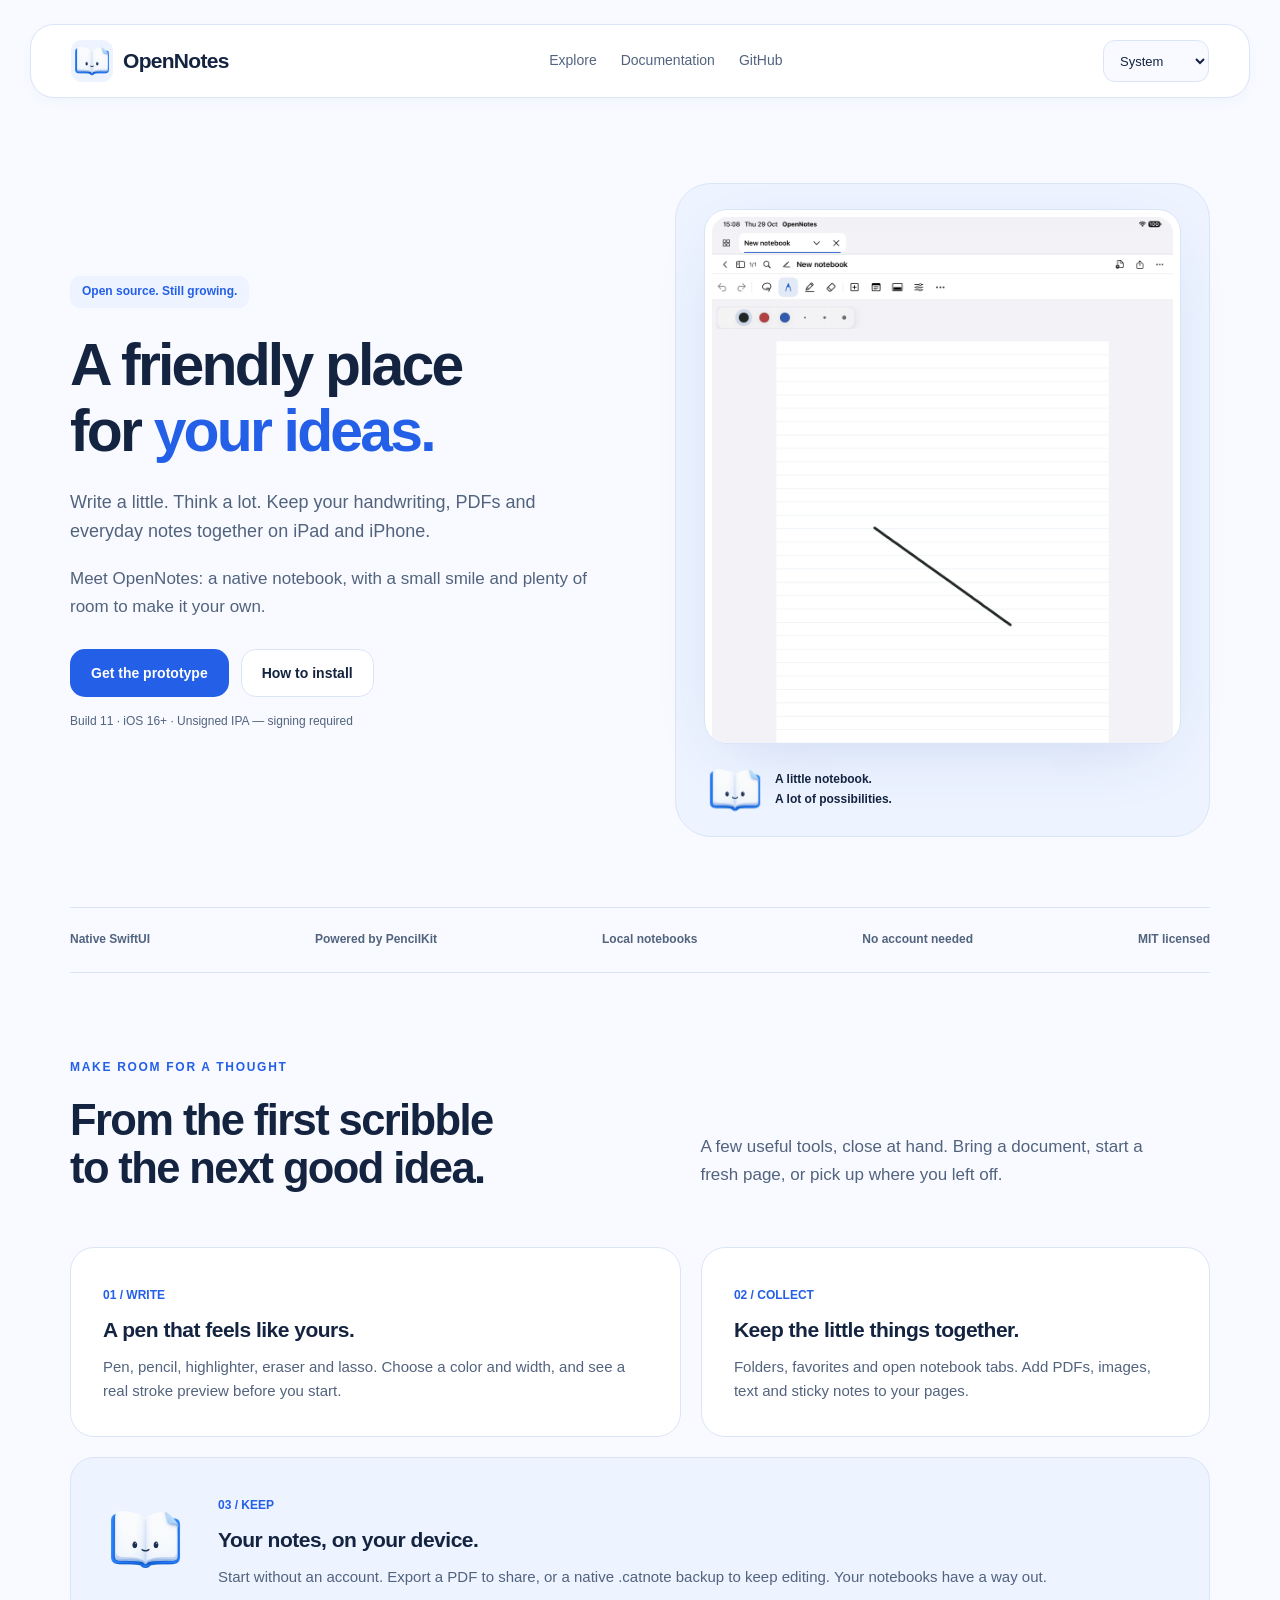
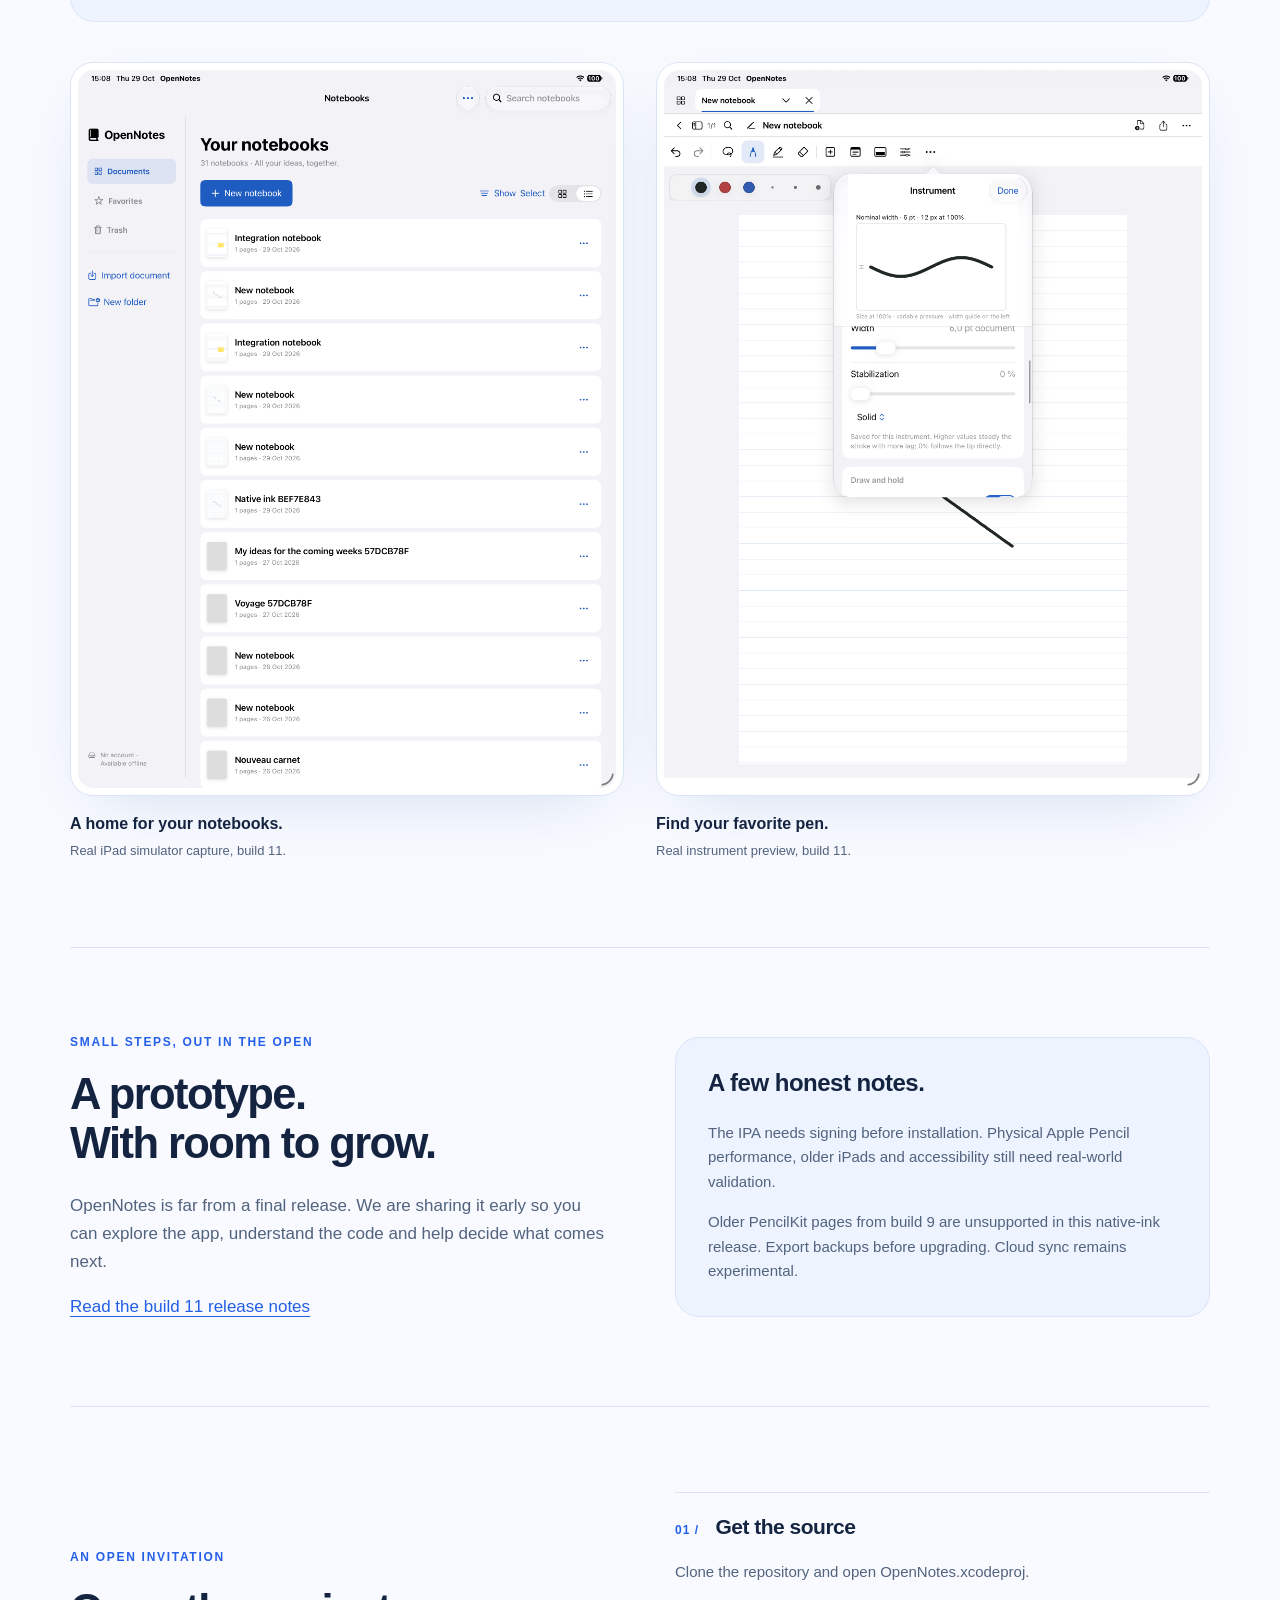
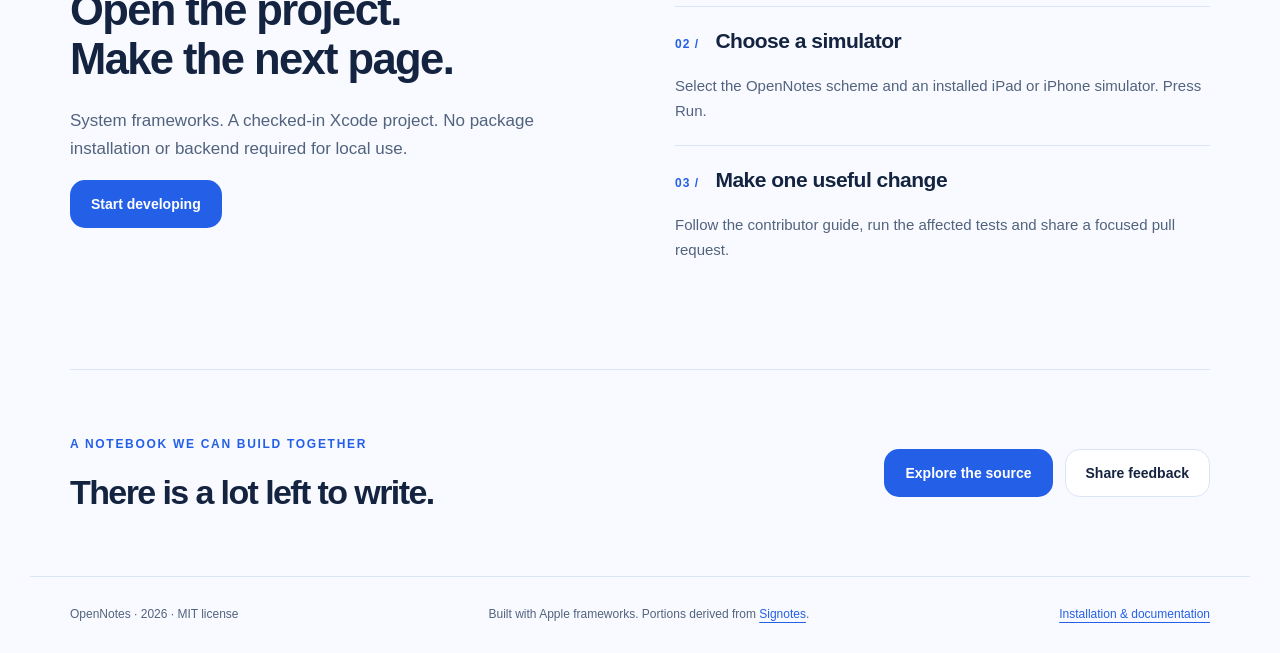
<file: docs/index.html>
<!doctype html>
<html lang="en">
<head>
  <meta charset="utf-8">
  <meta name="viewport" content="width=device-width,initial-scale=1">
  <title>OpenNotes — A friendly place for your ideas</title>
  <meta name="description" content="A native, open-source notebook for iPad and iPhone. Write, annotate PDFs and keep your notebooks on your device. Explore the OpenNotes prototype.">
  <meta name="theme-color" content="#245fe8">
  <script src="theme.js"></script>
  <link rel="stylesheet" href="style.css">
  <link rel="icon" href="assets/icon-light.png" type="image/png">
</head>
<body>
  <a class="skip" href="#main">Skip to content</a>
  <header>
    <a class="brand" href="./"><img src="assets/icon-light.png" width="42" height="42" alt="">OpenNotes</a>
    <nav aria-label="Main navigation">
      <a href="#explore">Explore</a>
      <a href="develop.html">Documentation</a>
      <a href="https://github.com/edouaz/OpenNotes">GitHub</a>
    </nav>
    <label class="appearance">
      <span class="visually-hidden">Appearance</span>
      <select id="appearance"><option value="system">System</option><option value="light">Light</option><option value="dark">Dark</option></select>
    </label>
  </header>

  <main id="main">
    <section class="hero">
      <div>
        <span class="status">Open source. Still growing.</span>
        <h1>A friendly place<br>for <span>your ideas.</span></h1>
        <p class="intro">Write a little. Think a lot. Keep your handwriting, PDFs and everyday notes together on iPad and iPhone.</p>
        <p>Meet OpenNotes: a native notebook, with a small smile and plenty of room to make it your own.</p>
        <div class="buttons">
          <a class="button primary" href="https://github.com/edouaz/OpenNotes/releases/download/v0.1.0-prototype.11/OpenNotes-ipados16-goodnotes-build11-unsigned.ipa">Get the prototype</a>
          <a class="button" href="develop.html#install">How to install</a>
        </div>
        <p class="fine">Build 11 · iOS 16+ · Unsigned IPA — signing required</p>
      </div>
      <div class="hero-visual">
        <div class="screenshot-shell">
          <img src="assets/goodnotes-build11/editor-reopened.png" width="2064" height="2752" alt="OpenNotes on iPad with its custom drawing toolbar and lined notebook paper">
        </div>
        <div class="mascot-note">
          <img src="assets/mascot.png" width="62" height="62" alt="">
          <p>A little notebook.<br>A lot of possibilities.</p>
        </div>
      </div>
    </section>

    <div class="strip">
      <span>Native SwiftUI</span><span>Powered by PencilKit</span><span>Local notebooks</span><span>No account needed</span><span>MIT licensed</span>
    </div>

    <section class="section" id="explore">
      <span class="eyebrow">Make room for a thought</span>
      <div class="section-heading">
        <h2>From the first scribble<br>to the next good idea.</h2>
        <p>A few useful tools, close at hand. Bring a document, start a fresh page, or pick up where you left off.</p>
      </div>
      <div class="feature-grid">
        <article class="feature">
          <span class="number">01 / WRITE</span>
          <h3>A pen that feels like yours.</h3>
          <p>Pen, pencil, highlighter, eraser and lasso. Choose a color and width, and see a real stroke preview before you start.</p>
        </article>
        <article class="feature">
          <span class="number">02 / COLLECT</span>
          <h3>Keep the little things together.</h3>
          <p>Folders, favorites and open notebook tabs. Add PDFs, images, text and sticky notes to your pages.</p>
        </article>
        <article class="feature feature-wide">
          <img src="assets/mascot.png" width="85" height="85" alt="" loading="lazy">
          <div>
            <span class="number">03 / KEEP</span>
            <h3>Your notes, on your device.</h3>
            <p>Start without an account. Export a PDF to share, or a native .catnote backup to keep editing. Your notebooks have a way out.</p>
          </div>
        </article>
      </div>
      <div class="gallery">
        <figure>
          <div class="screenshot-shell"><img loading="lazy" src="assets/goodnotes-build11/library-list.png" alt="OpenNotes notebook library with notebook list and navigation"></div>
          <figcaption><strong>A home for your notebooks.</strong>Real iPad simulator capture, build 11.</figcaption>
        </figure>
        <figure>
          <div class="screenshot-shell"><img loading="lazy" src="assets/goodnotes-build11/pen-options.png" alt="OpenNotes pen settings with a stroke preview, style, color and width controls"></div>
          <figcaption><strong>Find your favorite pen.</strong>Real instrument preview, build 11.</figcaption>
        </figure>
      </div>
    </section>

    <section class="section split" id="prototype">
      <div>
        <span class="eyebrow">Small steps, out in the open</span>
        <h2>A prototype.<br>With room to grow.</h2>
        <p>OpenNotes is far from a final release. We are sharing it early so you can explore the app, understand the code and help decide what comes next.</p>
        <a href="https://github.com/edouaz/OpenNotes/blob/main/docs/RELEASE.md">Read the build 11 release notes</a>
      </div>
      <aside class="callout">
        <h3>A few honest notes.</h3>
        <p>The IPA needs signing before installation. Physical Apple Pencil performance, older iPads and accessibility still need real-world validation.</p>
        <p>Older PencilKit pages from build 9 are unsupported in this native-ink release. Export backups before upgrading. Cloud sync remains experimental.</p>
      </aside>
    </section>

    <section class="section split">
      <div>
        <span class="eyebrow">An open invitation</span>
        <h2>Open the project.<br>Make the next page.</h2>
        <p>System frameworks. A checked-in Xcode project. No package installation or backend required for local use.</p>
        <a class="button primary" href="develop.html#development">Start developing</a>
      </div>
      <div class="steps">
        <article class="step"><h3>Get the source</h3><p>Clone the repository and open OpenNotes.xcodeproj.</p></article>
        <article class="step"><h3>Choose a simulator</h3><p>Select the OpenNotes scheme and an installed iPad or iPhone simulator. Press Run.</p></article>
        <article class="step"><h3>Make one useful change</h3><p>Follow the contributor guide, run the affected tests and share a focused pull request.</p></article>
      </div>
    </section>

    <section class="bottom">
      <div><span class="eyebrow">A notebook we can build together</span><h2>There is a lot left to write.</h2></div>
      <div class="buttons"><a class="button primary" href="https://github.com/edouaz/OpenNotes">Explore the source</a><a class="button" href="https://github.com/edouaz/OpenNotes/issues">Share feedback</a></div>
    </section>
  </main>
  <footer>
    <span>OpenNotes · 2026 · MIT license</span>
    <span>Built with Apple frameworks. Portions derived from <a href="https://github.com/edouaz/OpenNotes/blob/main/THIRD_PARTY_NOTICES.md">Signotes</a>.</span>
    <a href="develop.html">Installation & documentation</a>
  </footer>
</body>
</html>
</file>
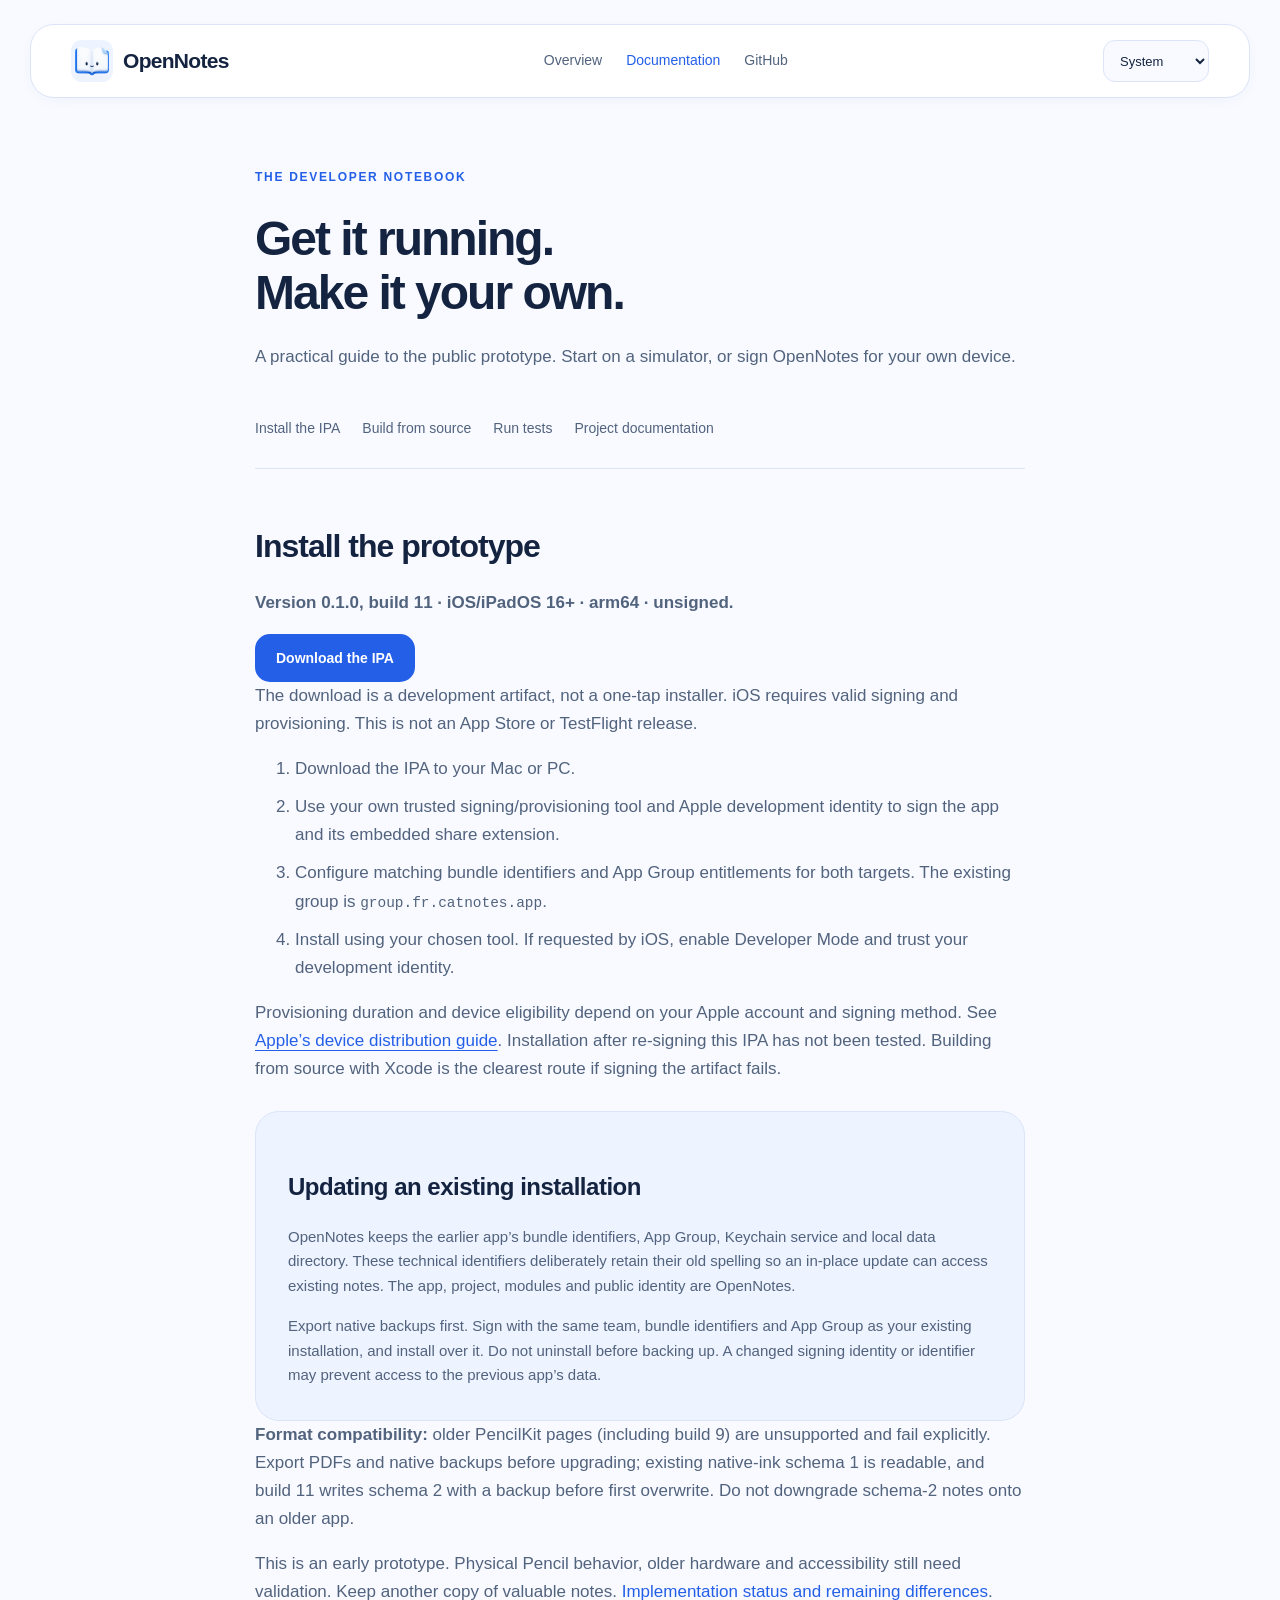
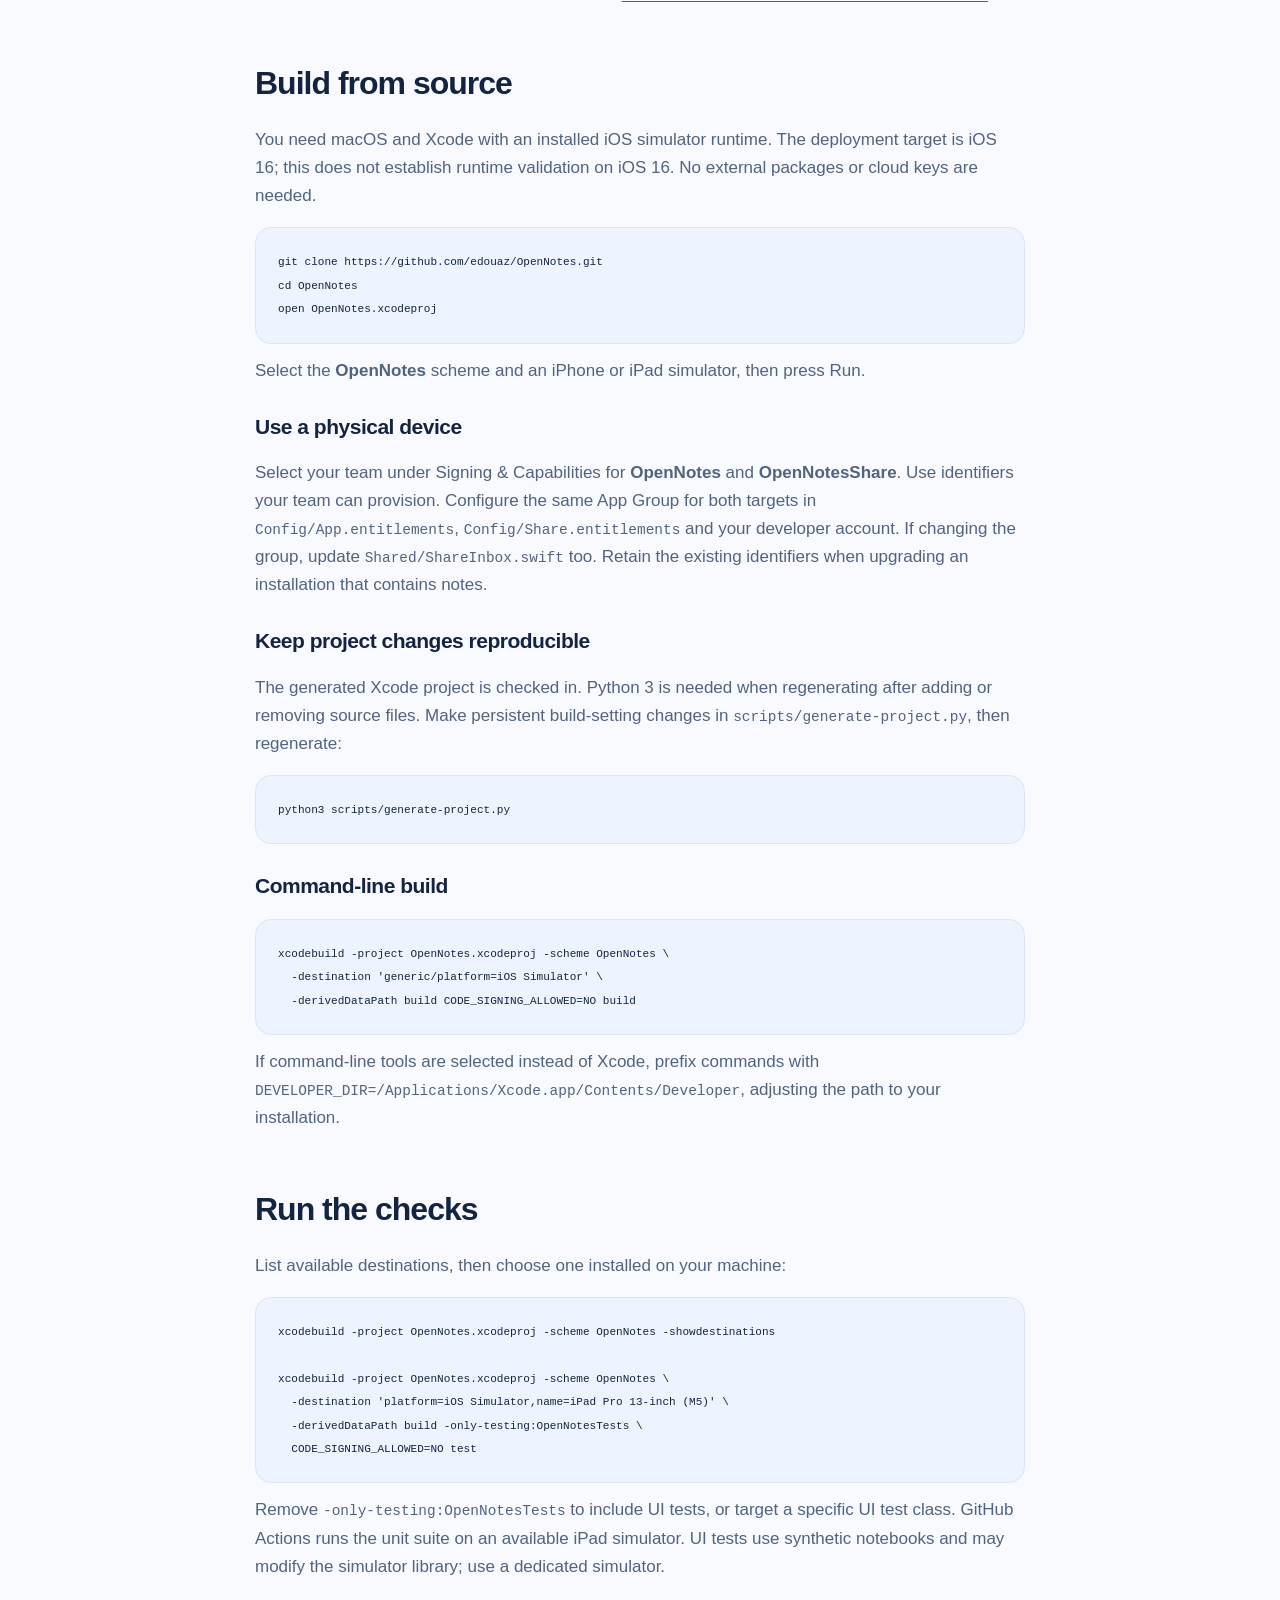
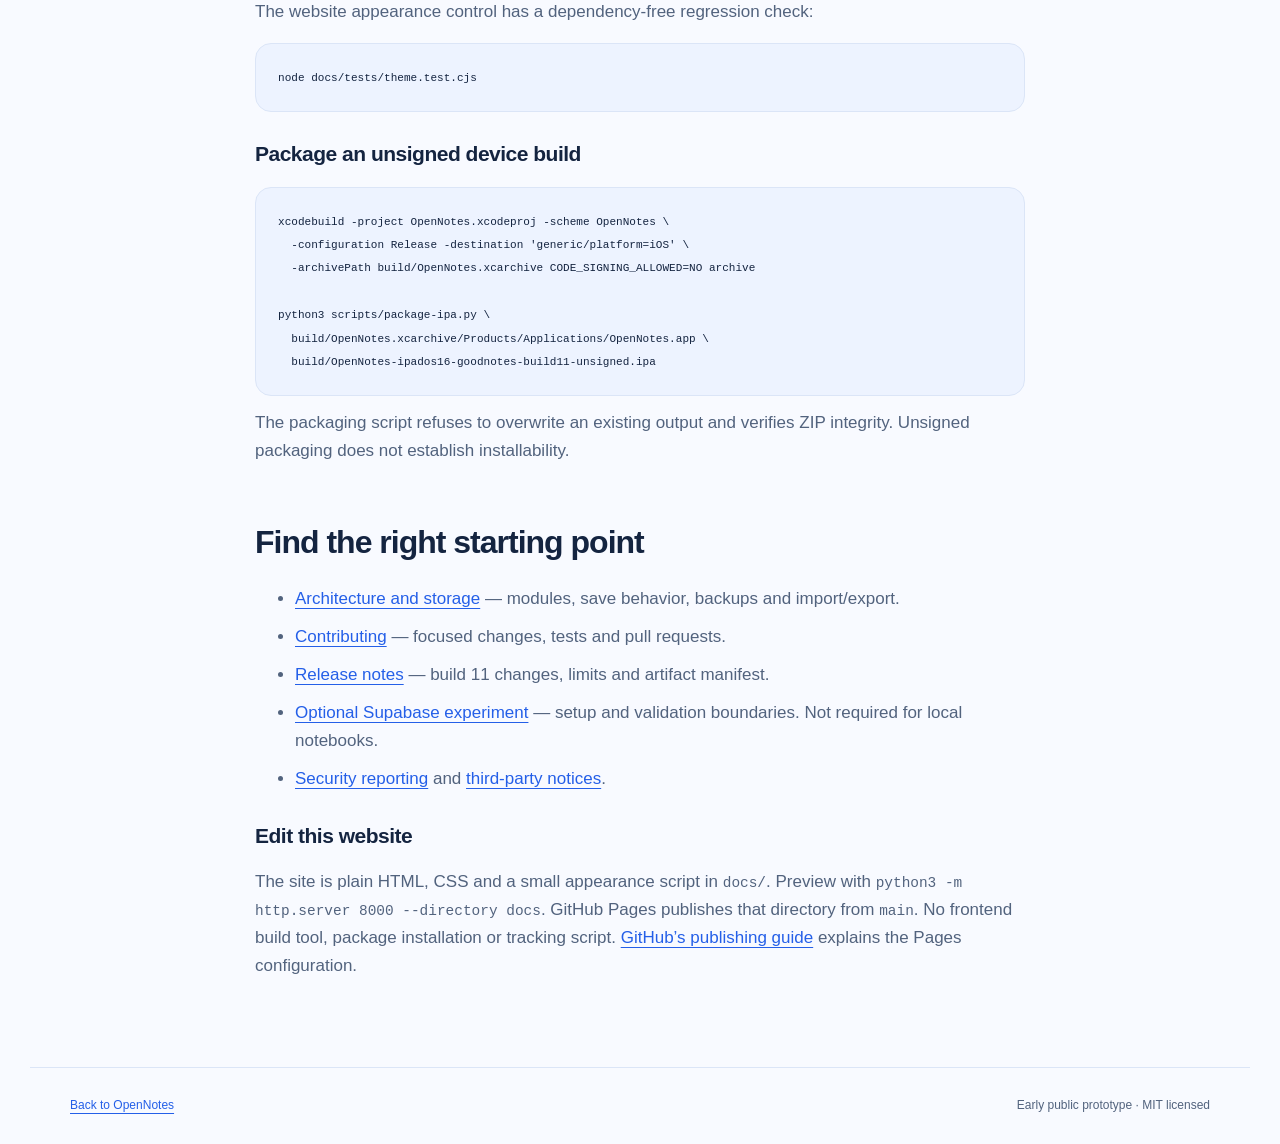
<file: docs/develop.html>
<!doctype html>
<html lang="en">
<head>
  <meta charset="utf-8">
  <meta name="viewport" content="width=device-width,initial-scale=1">
  <title>Install & develop — OpenNotes</title>
  <meta name="description" content="Install the OpenNotes prototype, run it from source and contribute. Signing requirements, build commands and project documentation.">
  <meta name="theme-color" content="#245fe8">
  <script src="theme.js"></script>
  <link rel="stylesheet" href="style.css">
  <link rel="icon" href="assets/icon-light.png" type="image/png">
</head>
<body>
  <a class="skip" href="#main">Skip to content</a>
  <header>
    <a class="brand" href="./"><img src="assets/icon-light.png" width="42" height="42" alt="">OpenNotes</a>
    <nav aria-label="Main navigation"><a href="./">Overview</a><a href="develop.html" aria-current="page">Documentation</a><a href="https://github.com/edouaz/OpenNotes">GitHub</a></nav>
    <label class="appearance"><span class="visually-hidden">Appearance</span><select id="appearance"><option value="system">System</option><option value="light">Light</option><option value="dark">Dark</option></select></label>
  </header>

  <main id="main" class="article">
    <span class="eyebrow">The developer notebook</span>
    <h1>Get it running.<br>Make it your own.</h1>
    <p>A practical guide to the public prototype. Start on a simulator, or sign OpenNotes for your own device.</p>
    <nav class="article-nav" aria-label="On this page"><a href="#install">Install the IPA</a><a href="#development">Build from source</a><a href="#tests">Run tests</a><a href="#docs">Project documentation</a></nav>

    <section id="install">
      <h2>Install the prototype</h2>
      <p><strong>Version 0.1.0, build 11 · iOS/iPadOS 16+ · arm64 · unsigned.</strong></p>
      <a class="button primary" href="https://github.com/edouaz/OpenNotes/releases/download/v0.1.0-prototype.11/OpenNotes-ipados16-goodnotes-build11-unsigned.ipa">Download the IPA</a>
      <p>The download is a development artifact, not a one-tap installer. iOS requires valid signing and provisioning. This is not an App Store or TestFlight release.</p>
      <ol>
        <li>Download the IPA to your Mac or PC.</li>
        <li>Use your own trusted signing/provisioning tool and Apple development identity to sign the app and its embedded share extension.</li>
        <li>Configure matching bundle identifiers and App Group entitlements for both targets. The existing group is <code>group.fr.catnotes.app</code>.</li>
        <li>Install using your chosen tool. If requested by iOS, enable Developer Mode and trust your development identity.</li>
      </ol>
      <p>Provisioning duration and device eligibility depend on your Apple account and signing method. See <a href="https://developer.apple.com/documentation/xcode/distributing-your-app-to-registered-devices">Apple’s device distribution guide</a>. Installation after re-signing this IPA has not been tested. Building from source with Xcode is the clearest route if signing the artifact fails.</p>
      <div class="callout">
        <h3>Updating an existing installation</h3>
        <p>OpenNotes keeps the earlier app’s bundle identifiers, App Group, Keychain service and local data directory. These technical identifiers deliberately retain their old spelling so an in-place update can access existing notes. The app, project, modules and public identity are OpenNotes.</p>
        <p>Export native backups first. Sign with the same team, bundle identifiers and App Group as your existing installation, and install over it. Do not uninstall before backing up. A changed signing identity or identifier may prevent access to the previous app’s data.</p>
      </div>
      <p><strong>Format compatibility:</strong> older PencilKit pages (including build 9) are unsupported and fail explicitly. Export PDFs and native backups before upgrading; existing native-ink schema 1 is readable, and build 11 writes schema 2 with a backup before first overwrite. Do not downgrade schema-2 notes onto an older app.</p>
      <p>This is an early prototype. Physical Pencil behavior, older hardware and accessibility still need validation. Keep another copy of valuable notes. <a href="https://github.com/edouaz/OpenNotes/blob/main/IMPLEMENTATION_REPORT.md">Implementation status and remaining differences</a>.</p>
    </section>

    <section id="development">
      <h2>Build from source</h2>
      <p>You need macOS and Xcode with an installed iOS simulator runtime. The deployment target is iOS 16; this does not establish runtime validation on iOS 16. No external packages or cloud keys are needed.</p>
      <pre><code>git clone https://github.com/edouaz/OpenNotes.git
cd OpenNotes
open OpenNotes.xcodeproj</code></pre>
      <p>Select the <strong>OpenNotes</strong> scheme and an iPhone or iPad simulator, then press Run.</p>
      <h3>Use a physical device</h3>
      <p>Select your team under Signing & Capabilities for <strong>OpenNotes</strong> and <strong>OpenNotesShare</strong>. Use identifiers your team can provision. Configure the same App Group for both targets in <code>Config/App.entitlements</code>, <code>Config/Share.entitlements</code> and your developer account. If changing the group, update <code>Shared/ShareInbox.swift</code> too. Retain the existing identifiers when upgrading an installation that contains notes.</p>
      <h3>Keep project changes reproducible</h3>
      <p>The generated Xcode project is checked in. Python 3 is needed when regenerating after adding or removing source files. Make persistent build-setting changes in <code>scripts/generate-project.py</code>, then regenerate:</p>
      <pre><code>python3 scripts/generate-project.py</code></pre>
      <h3>Command-line build</h3>
      <pre><code>xcodebuild -project OpenNotes.xcodeproj -scheme OpenNotes \
  -destination 'generic/platform=iOS Simulator' \
  -derivedDataPath build CODE_SIGNING_ALLOWED=NO build</code></pre>
      <p>If command-line tools are selected instead of Xcode, prefix commands with <code>DEVELOPER_DIR=/Applications/Xcode.app/Contents/Developer</code>, adjusting the path to your installation.</p>
    </section>

    <section id="tests">
      <h2>Run the checks</h2>
      <p>List available destinations, then choose one installed on your machine:</p>
      <pre><code>xcodebuild -project OpenNotes.xcodeproj -scheme OpenNotes -showdestinations

xcodebuild -project OpenNotes.xcodeproj -scheme OpenNotes \
  -destination 'platform=iOS Simulator,name=iPad Pro 13-inch (M5)' \
  -derivedDataPath build -only-testing:OpenNotesTests \
  CODE_SIGNING_ALLOWED=NO test</code></pre>
      <p>Remove <code>-only-testing:OpenNotesTests</code> to include UI tests, or target a specific UI test class. GitHub Actions runs the unit suite on an available iPad simulator. UI tests use synthetic notebooks and may modify the simulator library; use a dedicated simulator.</p>
      <p>The website appearance control has a dependency-free regression check:</p>
      <pre><code>node docs/tests/theme.test.cjs</code></pre>
      <h3>Package an unsigned device build</h3>
      <pre><code>xcodebuild -project OpenNotes.xcodeproj -scheme OpenNotes \
  -configuration Release -destination 'generic/platform=iOS' \
  -archivePath build/OpenNotes.xcarchive CODE_SIGNING_ALLOWED=NO archive

python3 scripts/package-ipa.py \
  build/OpenNotes.xcarchive/Products/Applications/OpenNotes.app \
  build/OpenNotes-ipados16-goodnotes-build11-unsigned.ipa</code></pre>
      <p>The packaging script refuses to overwrite an existing output and verifies ZIP integrity. Unsigned packaging does not establish installability.</p>
    </section>

    <section id="docs">
      <h2>Find the right starting point</h2>
      <ul>
        <li><a href="https://github.com/edouaz/OpenNotes/blob/main/docs/ARCHITECTURE.md">Architecture and storage</a> — modules, save behavior, backups and import/export.</li>
        <li><a href="https://github.com/edouaz/OpenNotes/blob/main/CONTRIBUTING.md">Contributing</a> — focused changes, tests and pull requests.</li>
        <li><a href="https://github.com/edouaz/OpenNotes/blob/main/docs/RELEASE.md">Release notes</a> — build 11 changes, limits and artifact manifest.</li>
        <li><a href="https://github.com/edouaz/OpenNotes/blob/main/docs/SUPABASE.md">Optional Supabase experiment</a> — setup and validation boundaries. Not required for local notebooks.</li>
        <li><a href="https://github.com/edouaz/OpenNotes/blob/main/SECURITY.md">Security reporting</a> and <a href="https://github.com/edouaz/OpenNotes/blob/main/THIRD_PARTY_NOTICES.md">third-party notices</a>.</li>
      </ul>
      <h3>Edit this website</h3>
      <p>The site is plain HTML, CSS and a small appearance script in <code>docs/</code>. Preview with <code>python3 -m http.server 8000 --directory docs</code>. GitHub Pages publishes that directory from <code>main</code>. No frontend build tool, package installation or tracking script. <a href="https://docs.github.com/en/pages/getting-started-with-github-pages/configuring-a-publishing-source-for-your-github-pages-site">GitHub’s publishing guide</a> explains the Pages configuration.</p>
    </section>
  </main>
  <footer><a href="./">Back to OpenNotes</a><span>Early public prototype · MIT licensed</span></footer>
</body>
</html>
</file>
<file: docs/style.css>
:root {
  color-scheme: light;
  --background: #f8faff;
  --surface: #ffffff;
  --soft: #edf3ff;
  --ink: #142440;
  --muted: #52637e;
  --accent: #245fe8;
  --accent-ink: #ffffff;
  --line: #dbe5f7;
  --shadow: 0 20px 65px -30px #3560ab40;
  --ease-out: cubic-bezier(.23, 1, .32, 1);
}

@media (prefers-color-scheme: dark) {
  :root:not([data-theme="light"]) {
    color-scheme: dark;
    --background: #101725;
    --surface: #182235;
    --soft: #1d2d49;
    --ink: #eaf1ff;
    --muted: #a5b6d3;
    --accent: #91b8ff;
    --accent-ink: #10223f;
    --line: #2a3a55;
    --shadow: 0 20px 65px -30px #03091290;
  }
}

:root[data-theme="dark"] {
  color-scheme: dark;
  --background: #101725;
  --surface: #182235;
  --soft: #1d2d49;
  --ink: #eaf1ff;
  --muted: #a5b6d3;
  --accent: #91b8ff;
  --accent-ink: #10223f;
  --line: #2a3a55;
  --shadow: 0 20px 65px -30px #03091290;
}

* { box-sizing: border-box; }
html { scroll-behavior: smooth; }
body {
  margin: 0;
  background: var(--background);
  color: var(--ink);
  font-family: ui-rounded, 'SF Pro Rounded', -apple-system, BlinkMacSystemFont, 'Segoe UI', sans-serif;
  font-size: 17px;
  line-height: 1.65;
  -webkit-font-smoothing: antialiased;
}

a { color: var(--accent); text-underline-offset: 4px; }
a:focus-visible, button:focus-visible, select:focus-visible {
  outline: 3px solid var(--accent);
  outline-offset: 5px;
}
img { max-width: 100%; height: auto; }
header, main, footer { max-width: 1220px; margin-inline: auto; padding-inline: 40px; }
header {
  display: flex;
  align-items: center;
  justify-content: space-between;
  gap: 24px;
  margin-top: 24px;
  padding-block: 14px;
  background: var(--surface);
  border: 1px solid var(--line);
  border-radius: 24px;
  box-shadow: 0 4px 20px -12px #3560ab30;
}
.brand {
  display: inline-flex;
  align-items: center;
  gap: 10px;
  color: var(--ink);
  font-size: 21px;
  font-weight: 750;
  letter-spacing: -.7px;
  text-decoration: none;
  white-space: nowrap;
}
.brand img { width: 42px; height: 42px; border-radius: 11px; }
nav { display: flex; align-items: center; gap: 24px; font-size: 14px; }
nav a { display: inline-flex; align-items: center; min-height: 44px; color: var(--muted); text-decoration: none; }
nav a[aria-current="page"] { color: var(--accent); }
.appearance { display: flex; align-items: center; }
.appearance select {
  min-height: 42px;
  padding: 8px 28px 8px 12px;
  border: 1px solid var(--line);
  border-radius: 12px;
  background: var(--background);
  color: var(--ink);
  font: inherit;
  font-size: 13px;
  cursor: pointer;
}
.visually-hidden {
  position: absolute;
  width: 1px;
  height: 1px;
  padding: 0;
  margin: -1px;
  overflow: hidden;
  clip: rect(0, 0, 0, 0);
  white-space: nowrap;
  border: 0;
}
.skip { position: absolute; top: -80px; padding: 10px; background: var(--accent); color: var(--accent-ink); }
.skip:focus { top: 0; z-index: 2; }
.hero { display: grid; grid-template-columns: 1fr 1fr; align-items: center; gap: 70px; padding-block: 85px 70px; }
.eyebrow { display: block; margin-bottom: 18px; color: var(--accent); font-size: 12px; letter-spacing: 1.7px; font-weight: 700; text-transform: uppercase; }
.status { display: inline-block; padding: 6px 12px; color: var(--accent); background: var(--soft); border-radius: 10px; font-size: 12px; font-weight: 650; }
h1, h2, h3, p { margin-top: 0; }
h1, h2, h3 { line-height: 1.12; }
h1 { font-size: clamp(42px, 4.6vw, 62px); font-weight: 760; letter-spacing: -2.8px; margin-block: 24px; }
h1 span { color: var(--accent); }
h2 { max-width: 650px; margin-bottom: 24px; font-size: clamp(32px, 3.4vw, 44px); font-weight: 720; letter-spacing: -1.6px; }
h3 { font-size: 21px; font-weight: 700; letter-spacing: -.5px; }
p { color: var(--muted); }
.intro { font-size: 18px; max-width: 470px; }
.buttons { display: flex; flex-wrap: wrap; gap: 12px; margin-block: 28px 15px; }
.button {
  display: inline-flex;
  align-items: center;
  justify-content: center;
  gap: 16px;
  min-height: 48px;
  padding: 11px 20px;
  border: 1px solid var(--line);
  border-radius: 15px;
  background: var(--surface);
  color: var(--ink);
  text-decoration: none;
  font-size: 14px;
  font-weight: 650;
  transition: transform 160ms var(--ease-out), background-color 160ms var(--ease-out);
}
.primary { border-color: transparent; background: var(--accent); color: var(--accent-ink); }
.button:active { transform: scale(.97); }
.fine { font-size: 12px; }
.hero-visual { position: relative; padding: 25px 28px 0; background: var(--soft); border: 1px solid var(--line); border-radius: 36px; }
.screenshot-shell { padding: 7px; background: var(--surface); border: 1px solid var(--line); border-radius: 23px; box-shadow: var(--shadow); }
.screenshot-shell img { display: block; width: 100%; border-radius: 16px; }
.hero-visual .screenshot-shell { max-height: 535px; overflow: hidden; }
.hero-visual .screenshot-shell img { margin-bottom: -20%; }
.mascot-note { position: relative; display: flex; align-items: center; gap: 9px; padding: 15px 0; }
.mascot-note img { width: 62px; height: 62px; object-fit: contain; }
.mascot-note p { margin: 0; color: var(--ink); font-size: 12px; font-weight: 600; }
.strip { display: flex; justify-content: space-between; gap: 18px; padding-block: 22px; border-top: 1px solid var(--line); border-bottom: 1px solid var(--line); color: var(--muted); font-size: 12px; font-weight: 600; }
.section { padding-block: 85px; border-bottom: 1px solid var(--line); }
.section-heading { display: grid; grid-template-columns: 1.1fr 1fr; gap: 70px; align-items: end; }
.section-heading p { max-width: 450px; margin-bottom: 28px; }
.feature-grid { display: grid; grid-template-columns: 1.2fr 1fr; gap: 20px; margin-top: 30px; }
.feature { padding: 32px; background: var(--surface); border: 1px solid var(--line); border-radius: 24px; }
.feature-wide { grid-column: 1 / -1; display: flex; align-items: center; gap: 30px; background: var(--soft); }
.feature-wide img { width: 85px; height: 85px; object-fit: contain; flex-shrink: 0; }
.feature h3 { margin-block: 10px 13px; }
.feature p { font-size: 15px; margin-bottom: 0; }
.feature .number { color: var(--accent); font-size: 12px; font-weight: 700; }
.gallery { display: grid; grid-template-columns: 1fr 1fr; gap: 32px; margin-top: 40px; }
.gallery figure { margin: 0; }
.gallery figcaption { margin-top: 15px; font-size: 13px; color: var(--muted); }
.gallery figcaption strong { display: block; color: var(--ink); font-size: 16px; margin-bottom: 3px; }
.split { display: grid; grid-template-columns: 1fr 1fr; gap: 70px; align-items: center; }
.callout { padding: 32px; border: 1px solid var(--line); border-radius: 24px; background: var(--soft); }
.callout h3 { font-size: 24px; }
.callout p { font-size: 15px; }
.callout p:last-child { margin-bottom: 0; }
.steps { counter-reset: step; }
.step { padding-block: 22px; border-top: 1px solid var(--line); }
.step h3:before { counter-increment: step; content: '0' counter(step) ' / '; margin-right: 12px; color: var(--accent); font-size: 12px; letter-spacing: 1px; }
.step p { font-size: 15px; margin-bottom: 0; }
.bottom { display: flex; align-items: center; justify-content: space-between; gap: 35px; padding-block: 65px; }
.bottom h2 { max-width: 650px; margin-bottom: 0; font-size: 34px; }
.bottom .buttons { margin: 0; flex-shrink: 0; }
footer { display: flex; flex-wrap: wrap; justify-content: space-between; gap: 16px; padding-block: 28px; border-top: 1px solid var(--line); color: var(--muted); font-size: 12px; }
.article { max-width: 850px; padding-block: 70px; }
.article h1 { font-size: 48px; letter-spacing: -2px; }
.article h2 { margin-top: 60px; font-size: 32px; letter-spacing: -1px; }
.article h3 { margin-top: 30px; }
.article li { margin-block: 10px; color: var(--muted); }
.article .callout { margin-top: 28px; }
.article-nav { display: flex; flex-wrap: wrap; gap: 12px 22px; padding-block: 18px; border-bottom: 1px solid var(--line); font-size: 14px; }
pre { overflow-x: auto; padding: 22px; border: 1px solid var(--line); border-radius: 16px; background: var(--soft); font-size: 13px; line-height: 1.8; }
code { font-size: .85em; }
p code, li code { overflow-wrap: anywhere; }
section[id] { scroll-margin-top: 30px; }

@media (hover: hover) and (pointer: fine) {
  .button:hover { transform: translateY(-2px); }
  nav a:hover { color: var(--accent); }
}

@media (max-width: 760px) {
  header, main, footer { padding-inline: 22px; }
  header { margin: 14px 14px 0; padding: 14px; border-radius: 20px; flex-wrap: wrap; gap: 12px; }
  .brand { font-size: 20px; }
  .brand img { width: 36px; height: 36px; }
  nav { order: 3; width: 100%; justify-content: space-between; gap: 10px; font-size: 13px; }
  .appearance { margin-left: auto; }
  .appearance select { min-height: 40px; }
  .hero, .split, .section-heading { grid-template-columns: 1fr; gap: 35px; }
  .hero { padding-block: 48px; }
  h1 { font-size: 47px; letter-spacing: -2.2px; }
  .hero-visual { padding: 16px 16px 0; border-radius: 26px; }
  .hero-visual .screenshot-shell { max-height: 440px; }
  .strip { justify-content: flex-start; flex-wrap: wrap; gap: 10px 22px; }
  .section { padding-block: 55px; }
  .feature-grid, .gallery { grid-template-columns: 1fr; gap: 20px; }
  .feature { padding: 25px; }
  .feature-wide { grid-column: auto; align-items: flex-start; gap: 16px; }
  .feature-wide img { width: 55px; height: 55px; }
  .callout { padding: 26px; }
  .bottom { align-items: flex-start; flex-direction: column; padding-block: 50px; gap: 25px; }
  .bottom h2 { font-size: 32px; }
  footer { flex-direction: column; }
  .article { padding-block: 45px; }
  .article h1 { font-size: 40px; }
}

@media (prefers-reduced-motion: reduce) {
  html { scroll-behavior: auto; }
  .button { transition: none; }
  .button:hover, .button:active { transform: none; }
}
</file>
